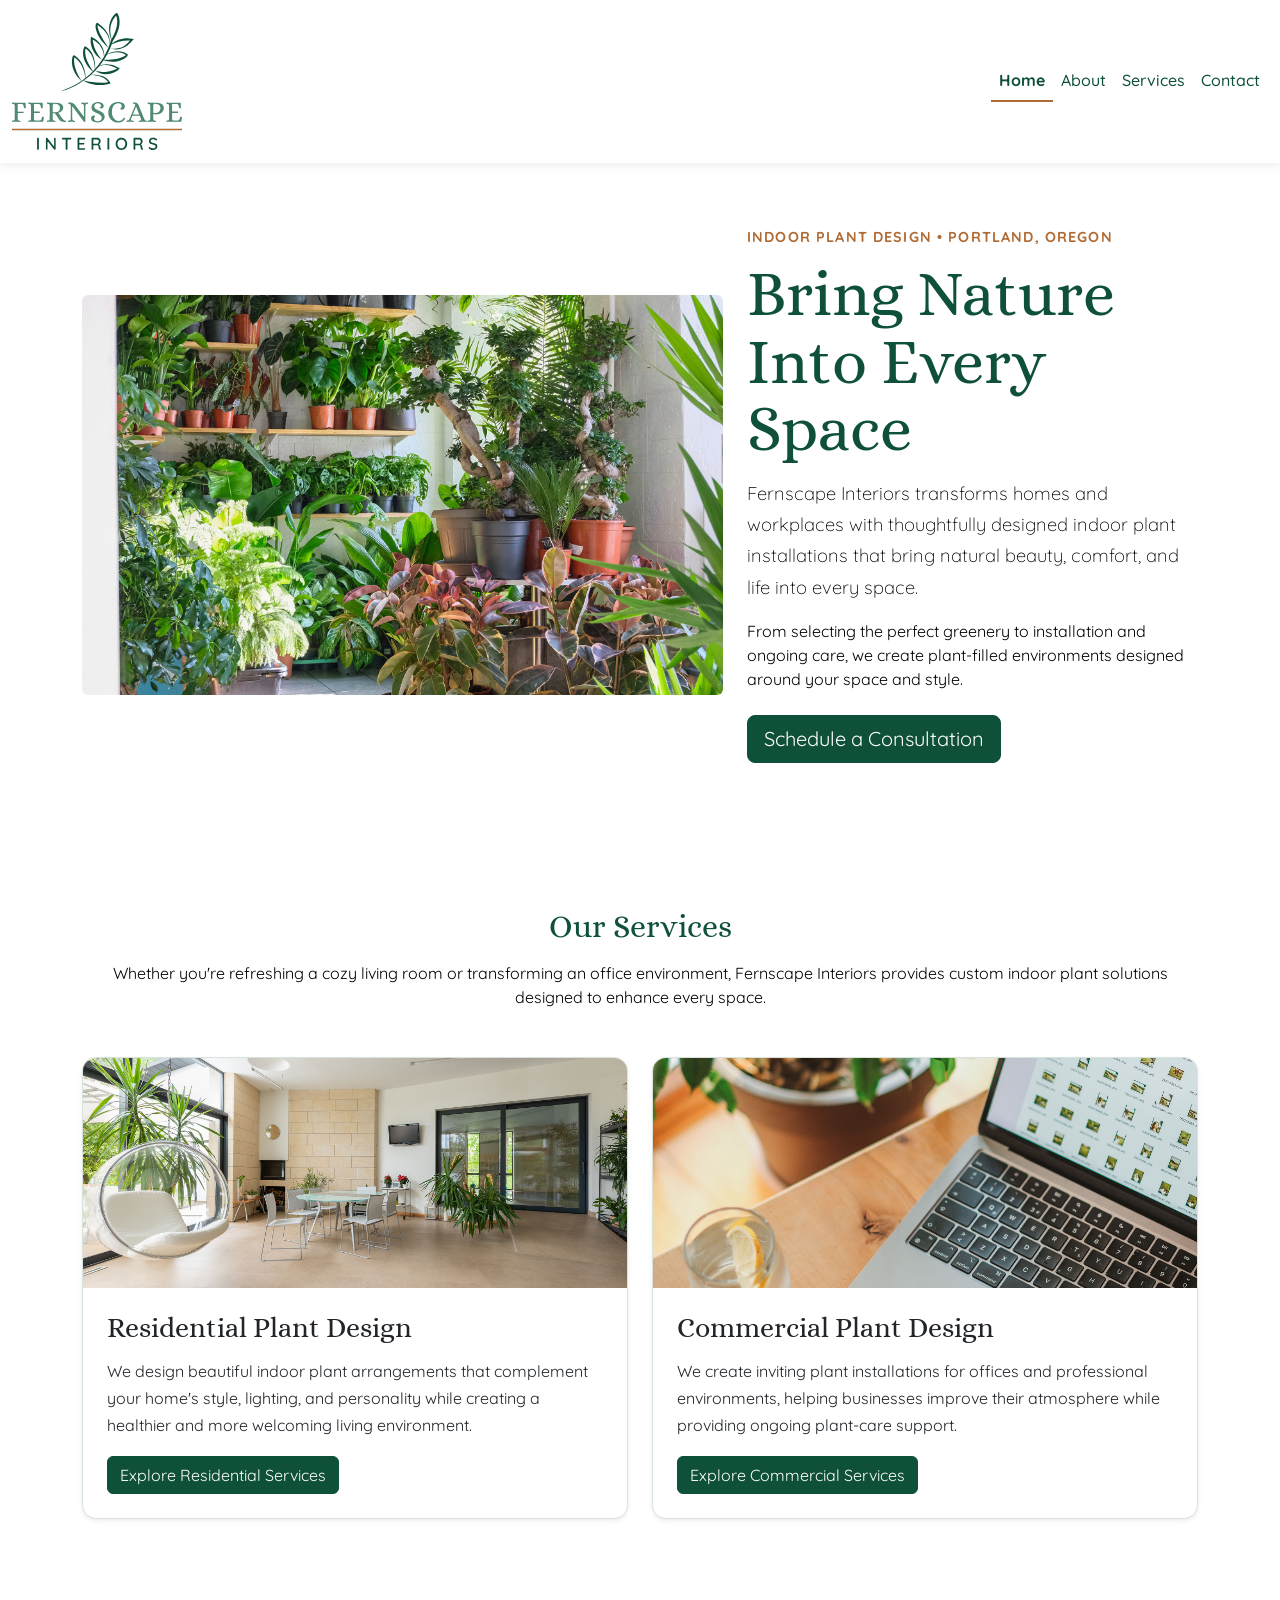
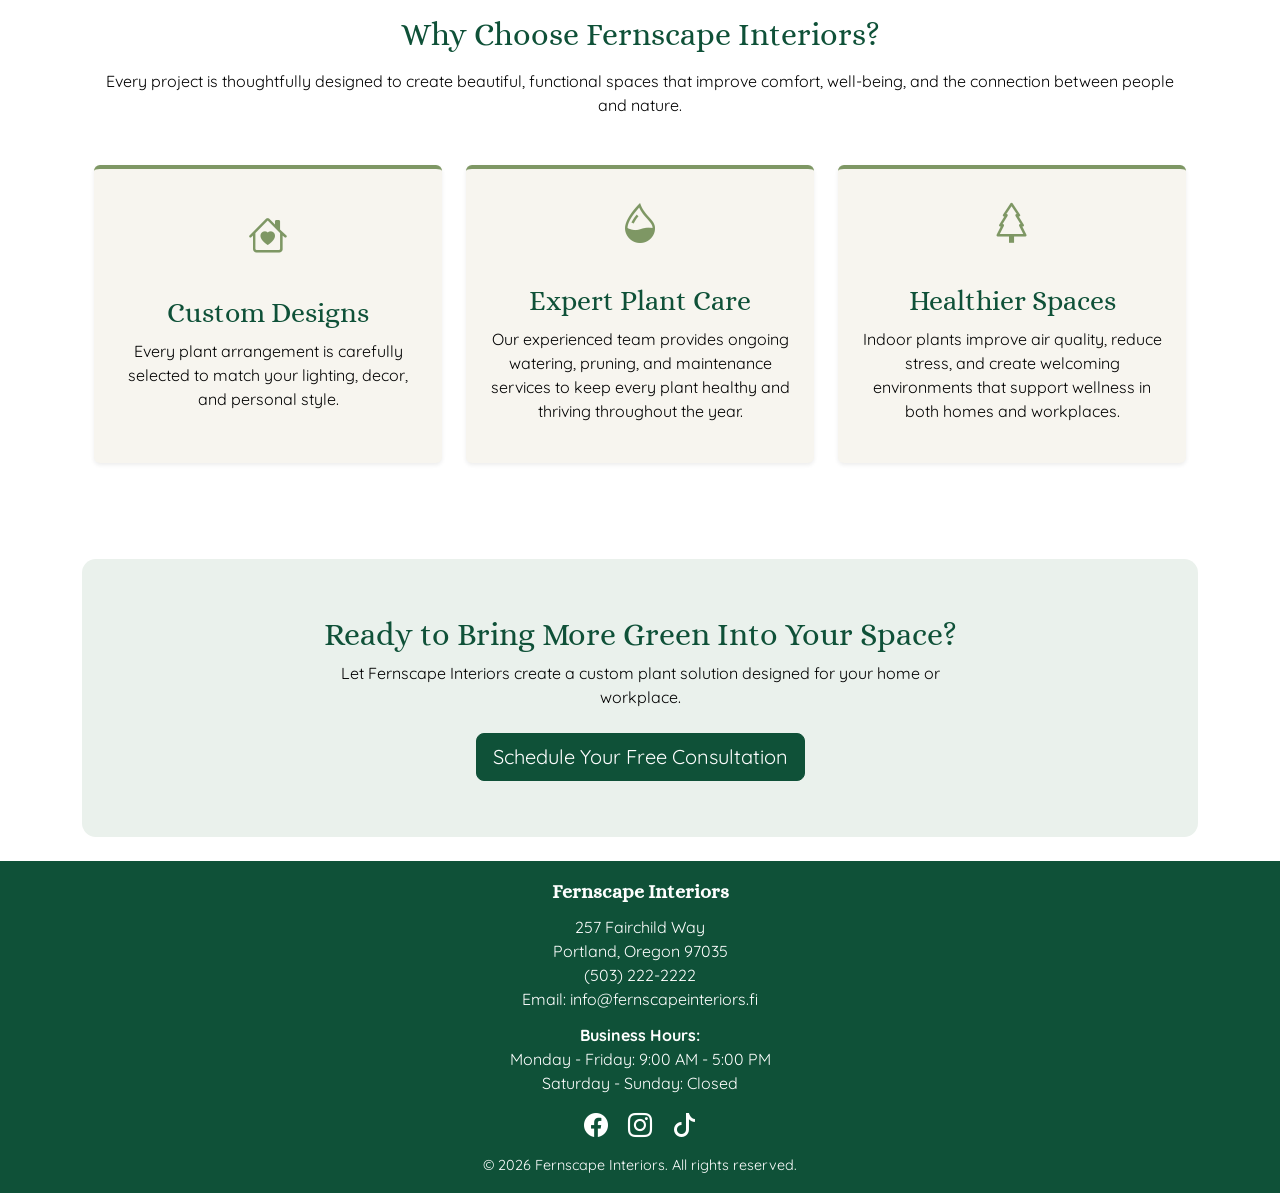
<file: index.html>
<!DOCTYPE html>
<html lang="en">

<head>
  <meta charset="utf-8">
  <meta name="viewport" content="width=device-width, initial-scale=1">
  <title>Fernscape Interiors | Indoor Plant Design</title>
  <link href="https://cdn.jsdelivr.net/npm/bootstrap@5.3.8/dist/css/bootstrap.min.css" rel="stylesheet"
    integrity="sha384-sRIl4kxILFvY47J16cr9ZwB07vP4J8+LH7qKQnuqkuIAvNWLzeN8tE5YBujZqJLB" crossorigin="anonymous">
  <link rel="preconnect" href="https://fonts.googleapis.com">
  <link rel="preconnect" href="https://fonts.gstatic.com" crossorigin>
  <link href="https://fonts.googleapis.com/css2?family=Alice&family=Quicksand:wght@300..700&display=swap"
    rel="stylesheet">
  <link rel="stylesheet" href="css/style.css">
  <link rel="stylesheet" href="https://cdn.jsdelivr.net/npm/bootstrap-icons@1.13.1/font/bootstrap-icons.min.css">
</head>

<body class="d-flex flex-column min-vh-100">
  <header>
    <nav class="navbar navbar-expand-md navbar-light bg-custom">
      <div class="container-fluid">
        <a class="navbar-brand" href="index.html"><img src="images/fernscape-logo-color.svg"
            alt="Fernscape Interiors Logo" class="logo"></a>
        <button class="navbar-toggler" type="button" data-bs-toggle="collapse" data-bs-target="#navbarCollapse"
          aria-controls="navbarCollapse" aria-expanded="false" aria-label="Toggle navigation">
          <span class="navbar-toggler-icon"></span>
        </button>
        <div class="collapse navbar-collapse" id="navbarCollapse">
          <ul class="navbar-nav ms-auto mb-2 mb-md-0">
            <li class="nav-item">
              <a class="nav-link active" aria-current="page" href="index.html">Home</a>
            </li>
            <li class="nav-item"><a class="nav-link" href="about.html">About</a></li>
            <li class="nav-item"><a class="nav-link" href="services.html">Services</a></li>
            <li class="nav-item"><a class="nav-link" href="contact.html">Contact</a></li>
          </ul>
        </div>
      </div>
    </nav>
  </header>

  <!-- Main page content -->
  <main class="container py-4 flex-grow-1">
    <section class="home-hero mb-5">
      <div class="row align-items-center g-4">

        <div class="col-lg-7">
          <img src="images/fernscape-lush-indoor-plant-room.jpg" class="img-fluid rounded home-hero-image"
            alt="Modern living space filled with lush indoor plants">
        </div>

        <div class="col-lg-5">
          <p class="hero-eyebrow">Indoor Plant Design • Portland, Oregon</p>

          <h1>Bring Nature Into Every Space</h1>

          <p class="lead">
            Fernscape Interiors transforms homes and workplaces with thoughtfully
            designed indoor plant installations that bring natural beauty,
            comfort, and life into every space.
          </p>

          <p class="mb-4">
            From selecting the perfect greenery to installation and ongoing care,
            we create plant-filled environments designed around your space and style.
          </p>

          <a href="contact.html" class="btn btn-success btn-lg">
            Schedule a Consultation
          </a>
        </div>

      </div>
    </section>

    <section class="services-section py-5">
      <h2 class="text-center mb-3">Our Services</h2>
      <p class="text-center mx-auto mb-5">Whether you're refreshing a cozy living room or transforming an office
        environment, Fernscape Interiors provides
        custom indoor plant solutions designed to enhance every space.</p>

      <div class="row g-4">
        <div class="col-12 col-md-6">
          <div class="card h-100 shadow-sm">
            <img src="images/fernscape-green-living-space.jpg" class="card-img-top service-image"
              alt="Bright residential living room decorated with green indoor plants">
            <div class="card-body d-flex flex-column">
              <h3 class="card-title">Residential Plant Design</h3>
              <p class="card-text">We design beautiful indoor plant arrangements that complement your home's style,
                lighting, and personality while creating a healthier and more welcoming living environment.</p>
              <a href="services.html" class="btn btn-success mt-auto align-self-start">Explore Residential Services</a>
            </div>
          </div>
        </div>
        <div class="col-12 col-md-6">
          <div class="card h-100 shadow-sm">
            <img src="images/fernscape-office-plant-design.jpg" class="card-img-top service-image"
              alt="Modern commercial office decorated with professionally arranged indoor plants">
            <div class="card-body d-flex flex-column">
              <h3 class="card-title">Commercial Plant Design</h3>
              <p class="card-text">We create inviting plant installations for offices and professional environments,
                helping businesses improve their atmosphere while providing ongoing plant-care support.</p>
              <a href="services.html" class="btn btn-success mt-auto align-self-start">Explore Commercial Services</a>
            </div>
          </div>
        </div>

      </div>

    </section>

    <section class="why-choose py-5">
      <div class="container">
        <h2 class="text-center mb-3">Why Choose Fernscape Interiors?</h2>
        <p class="text-center mb-5">Every project is thoughtfully designed to create beautiful, functional spaces that
          improve comfort, well-being, and the connection between people and nature.</p>
        <div class="row text-center g-4">
          <div class="col-md-4">
            <div class="feature-card p-4 shadow-sm rounded h-100">
              <i class="bi bi-house-heart fs-1" aria-hidden="true"></i>
              <h3 class="mt-3">Custom Designs</h3>
              <p>Every plant arrangement is carefully selected to match your lighting, decor, and personal style.</p>
            </div>
          </div>
          <div class="col-md-4">
            <div class="feature-card p-4 shadow-sm rounded h-100">
              <i class="bi bi-droplet-half fs-1" aria-hidden="true"></i>
              <h3 class="mt-3">Expert Plant Care</h3>
              <p>Our experienced team provides ongoing watering, pruning, and maintenance services to keep every plant
                healthy and thriving throughout the year.</p>
            </div>
          </div>
          <div class="col-md-4">
            <div class="feature-card p-4 shadow-sm rounded h-100">
              <i class="bi bi-tree fs-1" aria-hidden="true"></i>
              <h3 class="mt-3">Healthier Spaces</h3>
              <p>Indoor plants improve air quality, reduce stress, and create welcoming environments that support
                wellness in both homes and workplaces.</p>
            </div>
          </div>
        </div>
      </div>
    </section>
    <section class="home-cta text-center">
      <div class="container">
        <h2>Ready to Bring More Green Into Your Space?</h2>
        <p class="mb-4">Let Fernscape Interiors create a custom plant solution designed for your home or workplace.</p>
        <a href="contact.html" class="btn btn-success btn-lg">Schedule Your Free Consultation</a>
      </div>
    </section>
  </main>
  <!-- Footer goes here -->
  <footer class="footer mt-auto py-3">
    <div class="container text-center">
      <p class="footer-title">Fernscape Interiors</p>
      <p>
        257 Fairchild Way <br>
        Portland, Oregon 97035 <br>
        <a href="tel:5032222222">(503) 222-2222</a> <br>
        Email:
        info@fernscapeinteriors.fi
      </p>
      <p><strong>Business Hours:</strong> <br>
        Monday - Friday: 9:00 AM - 5:00 PM <br>
        Saturday - Sunday: Closed
      </p>
      <a href="https://www.facebook.com/fernscapeinteriors/" target="_blank" rel="noopener"
        aria-label="Fernscape Interiors on Facebook"><i class="bi bi-facebook" aria-hidden="true"></i></a>
      <a href="https://www.instagram.com/fernscape_int" target="_blank" rel="noopener"
        aria-label="Fernscape Interiors on Instagram"><i class="bi bi-instagram" aria-hidden="true"></i></a>
      <a href="https://www.tiktok.com/@fernscape_int" target="_blank" rel="noopener"
        aria-label="Fernscape Interiors on TikTok"><i class="bi bi-tiktok" aria-hidden="true"></i></a>
      <p class="copyright mb-0">&copy; 2026 Fernscape Interiors. All rights reserved.</p>
    </div>
  </footer>

  <script src="https://cdn.jsdelivr.net/npm/bootstrap@5.3.8/dist/js/bootstrap.bundle.min.js"
    integrity="sha384-FKyoEForCGlyvwx9Hj09JcYn3nv7wiPVlz7YYwJrWVcXK/BmnVDxM+D2scQbITxI"
    crossorigin="anonymous"></script>
</body>

</html>
</file>
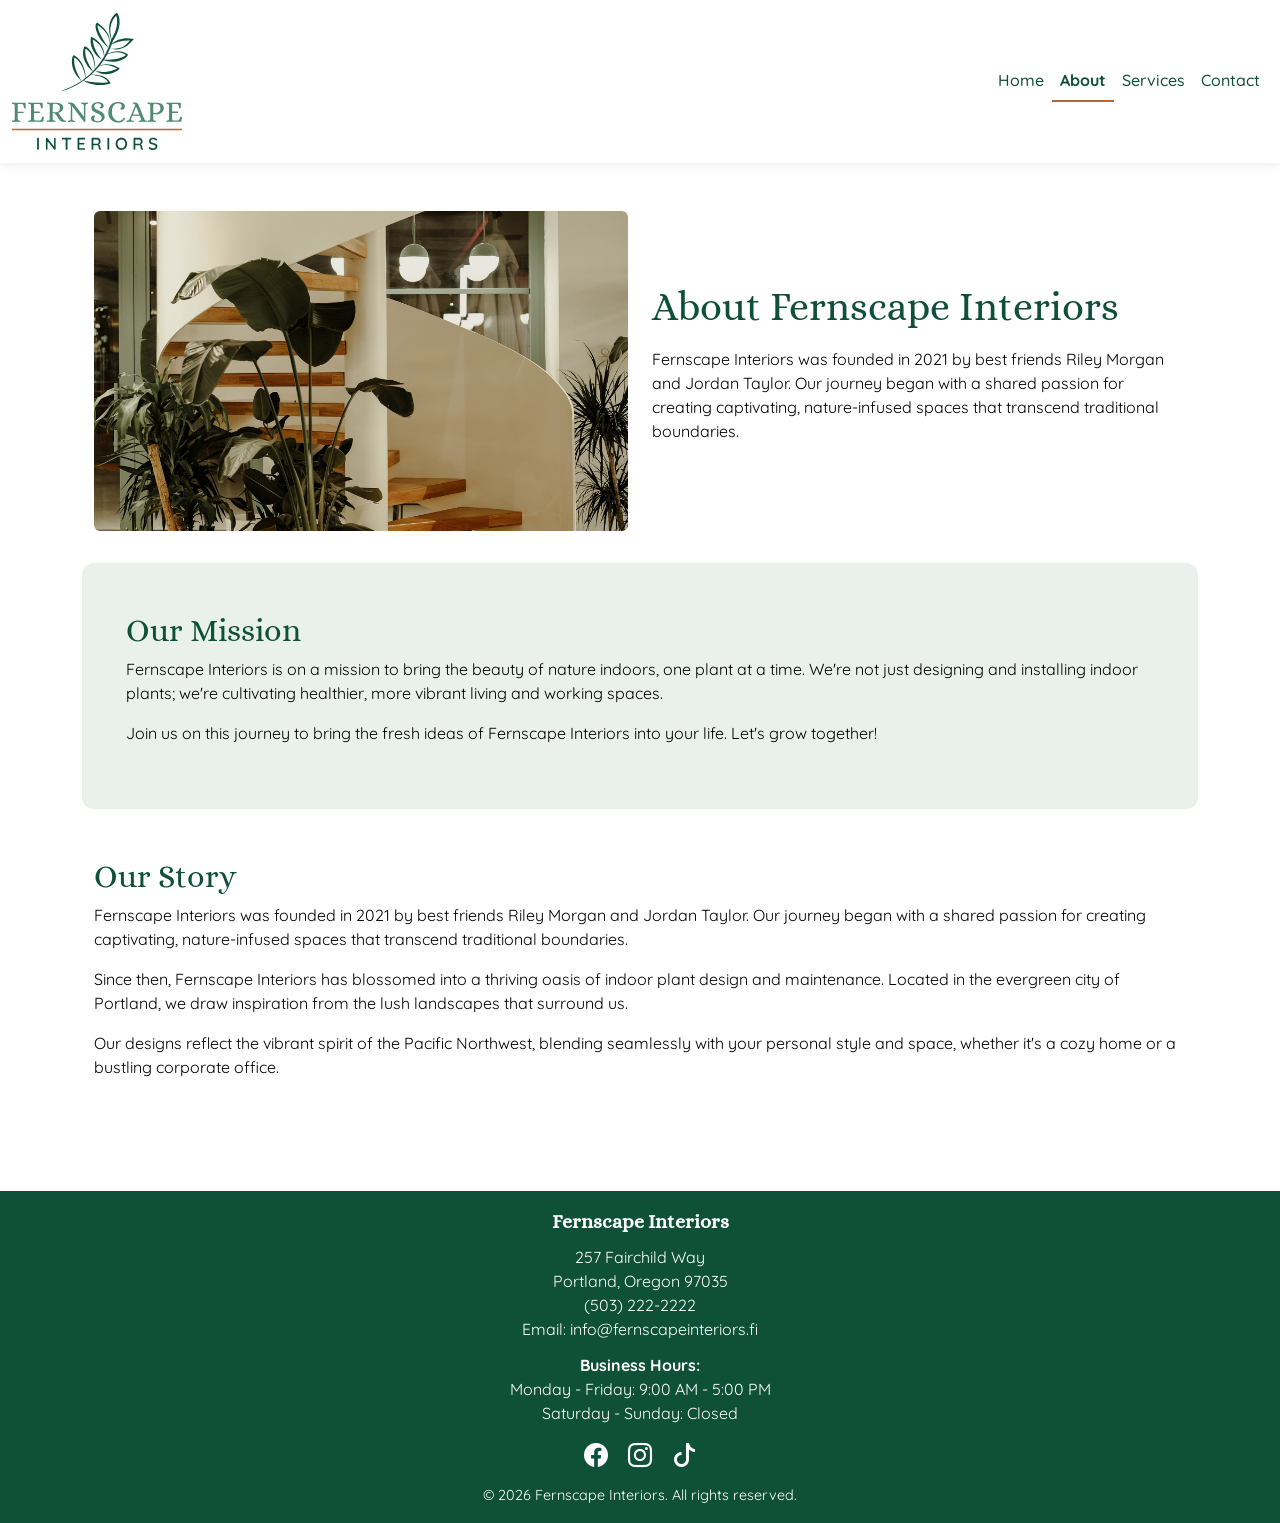
<file: about.html>
<!DOCTYPE html>
<html lang="en">

<head>
  <meta charset="utf-8">
  <meta name="viewport" content="width=device-width, initial-scale=1">
  <title>About | Fernscape Interiors</title>
  <link href="https://cdn.jsdelivr.net/npm/bootstrap@5.3.8/dist/css/bootstrap.min.css" rel="stylesheet"
    integrity="sha384-sRIl4kxILFvY47J16cr9ZwB07vP4J8+LH7qKQnuqkuIAvNWLzeN8tE5YBujZqJLB" crossorigin="anonymous">
  <link rel="preconnect" href="https://fonts.googleapis.com">
  <link rel="preconnect" href="https://fonts.gstatic.com" crossorigin>
  <link href="https://fonts.googleapis.com/css2?family=Alice&family=Quicksand:wght@300..700&display=swap"
    rel="stylesheet">
  <link rel="stylesheet" href="css/style.css">
  <link rel="stylesheet" href="https://cdn.jsdelivr.net/npm/bootstrap-icons@1.13.1/font/bootstrap-icons.min.css">
</head>

<body class="d-flex flex-column min-vh-100">
  <!-- Header goes here -->
  <header>
    <!-- Responsive navbar -->
    <nav class="navbar navbar-expand-md navbar-light bg-custom">
      <div class="container-fluid">
        <a class="navbar-brand" href="index.html"><img src="images/fernscape-logo-color.svg"
            alt="Fernscape Interiors Logo" class="logo"></a>
        <button class="navbar-toggler" type="button" data-bs-toggle="collapse" data-bs-target="#navbarCollapse"
          aria-controls="navbarCollapse" aria-expanded="false" aria-label="Toggle navigation">
          <span class="navbar-toggler-icon"></span>
        </button>
        <div class="collapse navbar-collapse" id="navbarCollapse">
          <ul class="navbar-nav ms-auto mb-2 mb-md-0">
            <li class="nav-item"><a class="nav-link" href="index.html">Home</a></li>
            <li class="nav-item"><a class="nav-link active" aria-current="page" href="about.html">About</a></li>
            <li class="nav-item"><a class="nav-link" href="services.html">Services</a></li>
            <li class="nav-item"><a class="nav-link" href="contact.html">Contact</a></li>
          </ul>
        </div>
      </div>
    </nav>
  </header>

  <!-- Main page content -->
  <main class="container pt-3 pb-5 flex-grow-1">
    <section class="about-hero">
      <div class="container">
        <div class="row align-items-center">
          <div class="col-lg-6">
            <img src="images/fernscape-interior-plant-installation.jpg" class="img-fluid rounded"
              alt="Indoor plant installation arranged along a modern staircase">
          </div>
          <div class="col-lg-6">
            <h1>About Fernscape Interiors</h1>
            <p>Fernscape Interiors was founded in 2021 by best friends Riley Morgan and Jordan Taylor. Our journey began
              with a shared passion for creating captivating, nature-infused spaces that transcend traditional
              boundaries.</p>
          </div>
        </div>
      </div>
    </section>
    <section class="py-5 mission-section">
      <div class="container">
        <h2>Our Mission</h2>
        <p>Fernscape Interiors is on a mission to bring the beauty of nature indoors, one plant at a time. We're not
          just designing and installing indoor plants; we're cultivating healthier, more vibrant living and working
          spaces.</p>
        <p>Join us on this journey to bring the fresh ideas of Fernscape Interiors into your life. Let's grow together!
        </p>
      </div>
    </section>
    <section class="py-5">
      <div class="container">
        <h2>Our Story</h2>
        <p>Fernscape Interiors was founded in 2021 by best friends Riley Morgan and Jordan Taylor. Our journey began
          with a shared passion for creating captivating, nature-infused spaces that transcend traditional boundaries.
        </p>
        <p>Since then, Fernscape Interiors has blossomed into a thriving oasis of indoor plant design and maintenance.
          Located in the evergreen city of Portland, we draw inspiration from the lush landscapes that surround us.</p>
        <p>Our designs reflect the vibrant spirit of the Pacific Northwest, blending seamlessly with your personal style
          and space, whether it's a cozy home or a bustling corporate office.</p>

      </div>
    </section>

  </main>
  <!-- Footer goes here -->
  <footer class="footer mt-auto py-3">
    <div class="container text-center">
      <p class="footer-title">Fernscape Interiors</p>
      <p>
        257 Fairchild Way <br>
        Portland, Oregon 97035 <br>
        <a href="tel:5032222222">(503) 222-2222</a> <br>
        Email:
        info@fernscapeinteriors.fi
      </p>
      <p><strong>Business Hours:</strong> <br>
        Monday - Friday: 9:00 AM - 5:00 PM <br>
        Saturday - Sunday: Closed
      </p>
      <a href="https://www.facebook.com/fernscapeinteriors/" target="_blank" rel="noopener"
        aria-label="Fernscape Interiors on Facebook"><i class="bi bi-facebook" aria-hidden="true"></i></a>
      <a href="https://www.instagram.com/fernscape_int" target="_blank" rel="noopener"
        aria-label="Fernscape Interiors on Instagram"><i class="bi bi-instagram" aria-hidden="true"></i></a>
      <a href="https://www.tiktok.com/@fernscape_int" target="_blank" rel="noopener"
        aria-label="Fernscape Interiors on TikTok"><i class="bi bi-tiktok" aria-hidden="true"></i></a>
      <p class="copyright mb-0">&copy; 2026 Fernscape Interiors. All rights reserved.</p>
    </div>
  </footer>

  <script src="https://cdn.jsdelivr.net/npm/bootstrap@5.3.8/dist/js/bootstrap.bundle.min.js"
    integrity="sha384-FKyoEForCGlyvwx9Hj09JcYn3nv7wiPVlz7YYwJrWVcXK/BmnVDxM+D2scQbITxI"
    crossorigin="anonymous"></script>
</body>

</html>
</file>
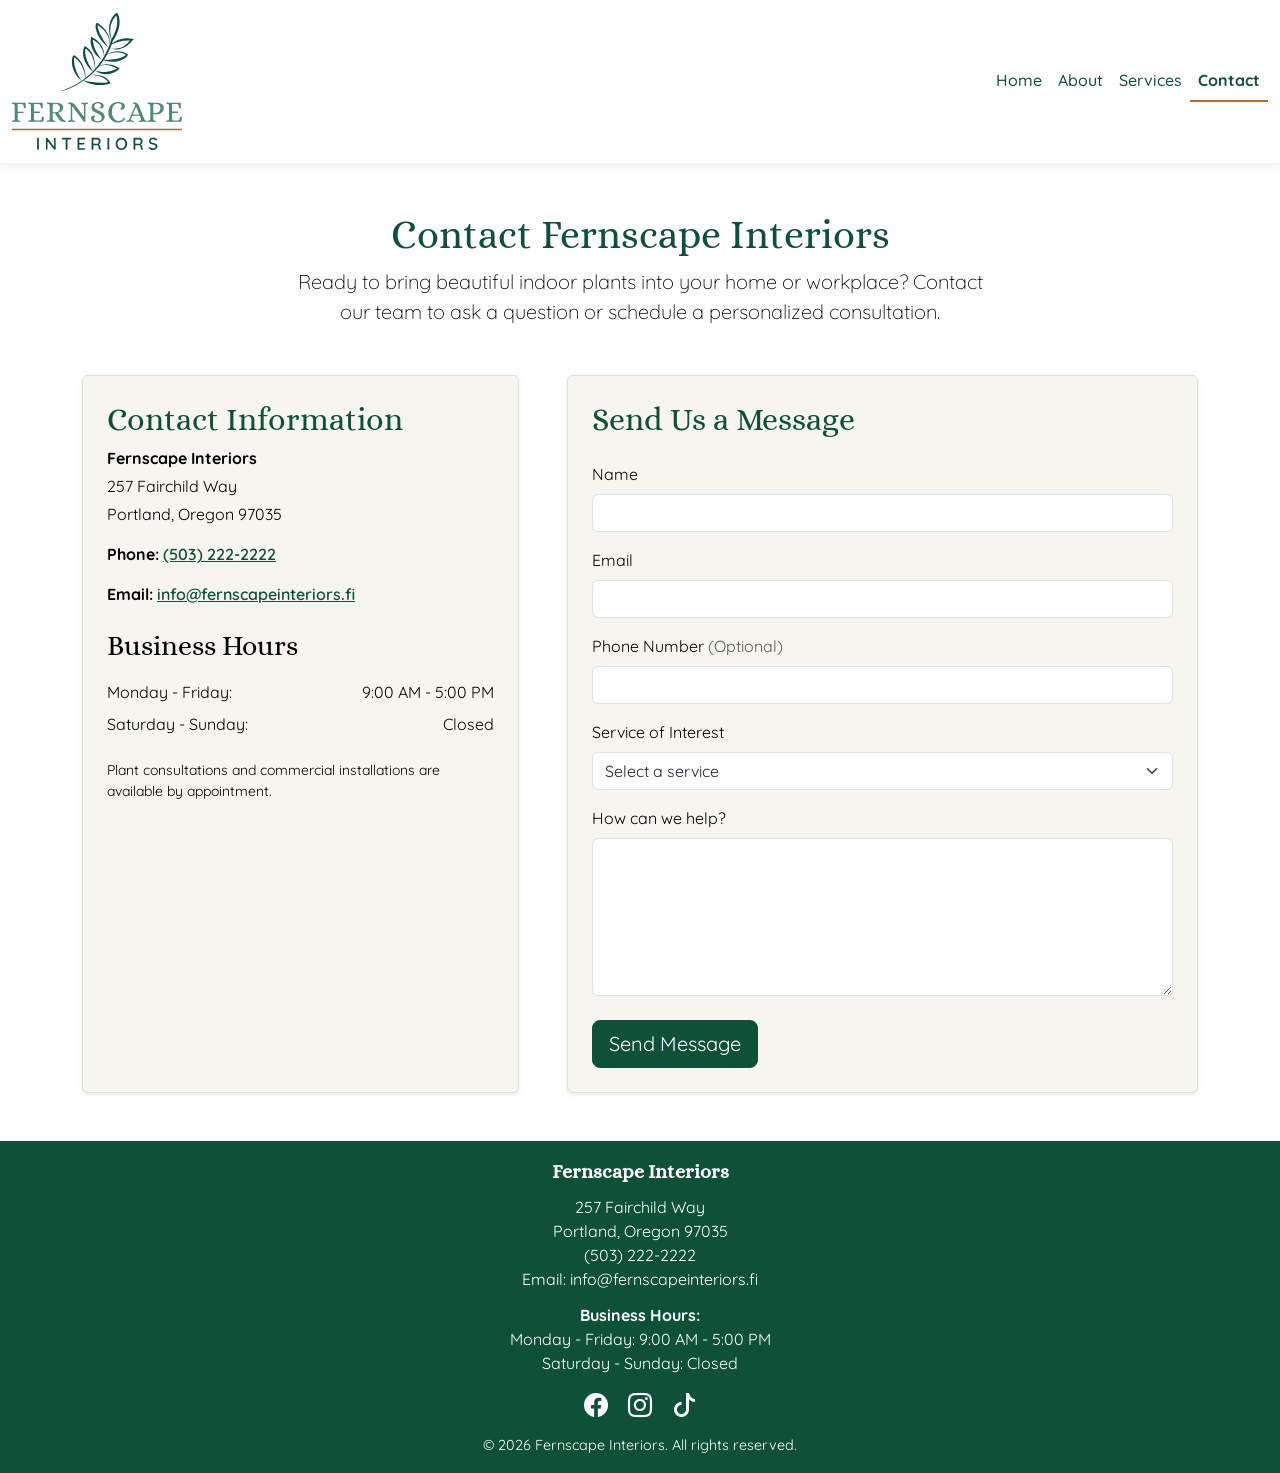
<file: contact.html>
<!DOCTYPE html>
<html lang="en">

<head>
  <meta charset="utf-8">
  <meta name="viewport" content="width=device-width, initial-scale=1">
  <title>Contact | Fernscape Interiors</title>
  <link href="https://cdn.jsdelivr.net/npm/bootstrap@5.3.8/dist/css/bootstrap.min.css" rel="stylesheet"
    integrity="sha384-sRIl4kxILFvY47J16cr9ZwB07vP4J8+LH7qKQnuqkuIAvNWLzeN8tE5YBujZqJLB" crossorigin="anonymous">
  <link rel="preconnect" href="https://fonts.googleapis.com">
  <link rel="preconnect" href="https://fonts.gstatic.com" crossorigin>
  <link href="https://fonts.googleapis.com/css2?family=Alice&family=Quicksand:wght@300..700&display=swap"
    rel="stylesheet">
  <link rel="stylesheet" href="css/style.css">
  <link rel="stylesheet" href="https://cdn.jsdelivr.net/npm/bootstrap-icons@1.13.1/font/bootstrap-icons.min.css">
</head>

<body class="d-flex flex-column min-vh-100">

  <header>
    <nav class="navbar navbar-expand-md navbar-light bg-custom">
      <div class="container-fluid">
        <a class="navbar-brand" href="index.html"><img src="images/fernscape-logo-color.svg"
            alt="Fernscape Interiors Logo" class="logo"></a>
        <button class="navbar-toggler" type="button" data-bs-toggle="collapse" data-bs-target="#navbarCollapse"
          aria-controls="navbarCollapse" aria-expanded="false" aria-label="Toggle navigation">
          <span class="navbar-toggler-icon"></span>
        </button>
        <div class="collapse navbar-collapse" id="navbarCollapse">
          <ul class="navbar-nav ms-auto mb-2 mb-md-0">
            <li class="nav-item"><a class="nav-link" href="index.html">Home</a></li>
            <li class="nav-item"><a class="nav-link" href="about.html">About</a></li>
            <li class="nav-item"><a class="nav-link" href="services.html">Services</a></li>
            <li class="nav-item"><a class="nav-link active" aria-current="page" href="contact.html">Contact</a></li>
          </ul>
        </div>
      </div>
    </nav>
  </header>

  <!-- Main page content -->
  <main class="container py-5 flex-grow-1">
    <section class="contact-intro text-center mb-5">
      <h1>Contact Fernscape Interiors</h1>
      <p class="lead mx-auto">Ready to bring beautiful indoor plants into your home or workplace? Contact our team to
        ask a question or schedule a personalized consultation.</p>
    </section>
    <div class="row g-5">
      <div class="col-12 col-lg-5">
        <section class="contact-details p-4 rounded shadow-sm h-100">
          <h2>Contact Information</h2>
          <address>
            <p class="fw-bold mb-1">Fernscape Interiors</p>
            <p class="mb-1">257 Fairchild Way</p>
            <p class="mb-3">Portland, Oregon 97035</p>
            <p class="mb-3"><strong>Phone:</strong> <a href="tel:5032222222">(503) 222-2222</a></p>
            <p class="mb-4"><strong>Email:</strong> <a
                href="mailto:info@fernscapeinteriors.fi">info@fernscapeinteriors.fi</a></p>
          </address>
          <h2 class="h3 mt-4 mb-3">Business Hours</h2>
          <ul class="list-unstyled business-hours">
            <li class="d-flex flex-column flex-sm-row justify-content-between mb-2">
              <span>Monday - Friday:</span>
              <span>9:00 AM - 5:00 PM</span>
            </li>

            <li class="d-flex flex-column flex-sm-row justify-content-between">
              <span>Saturday - Sunday:</span>
              <span>Closed</span>
            </li>
          </ul>
          <p class="small mt-4 mb-0">Plant consultations and commercial installations are available by appointment.</p>
        </section>
      </div>

      <div class="col-12 col-lg-7">
        <section class="contact-form-section p-4 rounded shadow-sm h-100">
          <h2 class="mb-4">Send Us a Message</h2>
          <form action="#" method="post">
            <div class="mb-3">
              <label for="fullname" class="form-label">Name</label>
              <input type="text" class="form-control" id="fullname" name="fullname" autocomplete="name" required>
            </div>
            <div class="mb-3">
              <label for="email" class="form-label">Email</label>
              <input type="email" class="form-control" id="email" name="email" autocomplete="email" required>
            </div>
            <div class="mb-3">
              <label for="phoneNumber" class="form-label">Phone Number <span
                  class="text-muted">(Optional)</span></label>
              <input type="tel" class="form-control" id="phoneNumber" name="phoneNumber" autocomplete="tel">
            </div>
            <div class="mb-3">
              <label for="serviceInterest" class="form-label">Service of Interest</label>
              <select class="form-select" id="serviceInterest" name="serviceInterest" required>
                <option value="" disabled selected>Select a service</option>
                <option value="indoor-plant-design">Indoor Plant Design</option>
                <option value="plant-installation">Plant Installation</option>
                <option value="plant-maintenance">Plant Maintenance</option>
                <option value="office-greening">Office Greening</option>
                <option value="green-living-spaces">Green Living Spaces</option>
                <option value="plant-workshops">Plant Workshops</option>
              </select>
            </div>
            <div class="mb-4">
              <label for="message" class="form-label">How can we help?</label>
              <textarea class="form-control" id="message" name="message" rows="6" required></textarea>
            </div>
            <button type="submit" class="btn btn-success btn-lg">Send Message</button>
          </form>
        </section>

      </div>
    </div>
  </main>
  <!-- Footer goes here -->
  <footer class="footer mt-auto py-3">
    <div class="container text-center">
      <p class="footer-title">Fernscape Interiors</p>
      <p>
        257 Fairchild Way <br>
        Portland, Oregon 97035 <br>
        <a href="tel:5032222222">(503) 222-2222</a> <br>
        Email:
        info@fernscapeinteriors.fi
      </p>
      <p><strong>Business Hours:</strong> <br>
        Monday - Friday: 9:00 AM - 5:00 PM <br>
        Saturday - Sunday: Closed
      </p>
      <a href="https://www.facebook.com/fernscapeinteriors/" target="_blank" rel="noopener"
        aria-label="Fernscape Interiors on Facebook"><i class="bi bi-facebook" aria-hidden="true"></i></a>
      <a href="https://www.instagram.com/fernscape_int" target="_blank" rel="noopener"
        aria-label="Fernscape Interiors on Instagram"><i class="bi bi-instagram" aria-hidden="true"></i></a>
      <a href="https://www.tiktok.com/@fernscape_int" target="_blank" rel="noopener"
        aria-label="Fernscape Interiors on TikTok"><i class="bi bi-tiktok" aria-hidden="true"></i></a>
      <p class="copyright mb-0">&copy; 2026 Fernscape Interiors. All rights reserved.</p>
    </div>
  </footer>

  <script src="https://cdn.jsdelivr.net/npm/bootstrap@5.3.8/dist/js/bootstrap.bundle.min.js"
    integrity="sha384-FKyoEForCGlyvwx9Hj09JcYn3nv7wiPVlz7YYwJrWVcXK/BmnVDxM+D2scQbITxI"
    crossorigin="anonymous"></script>
</body>

</html>
</file>
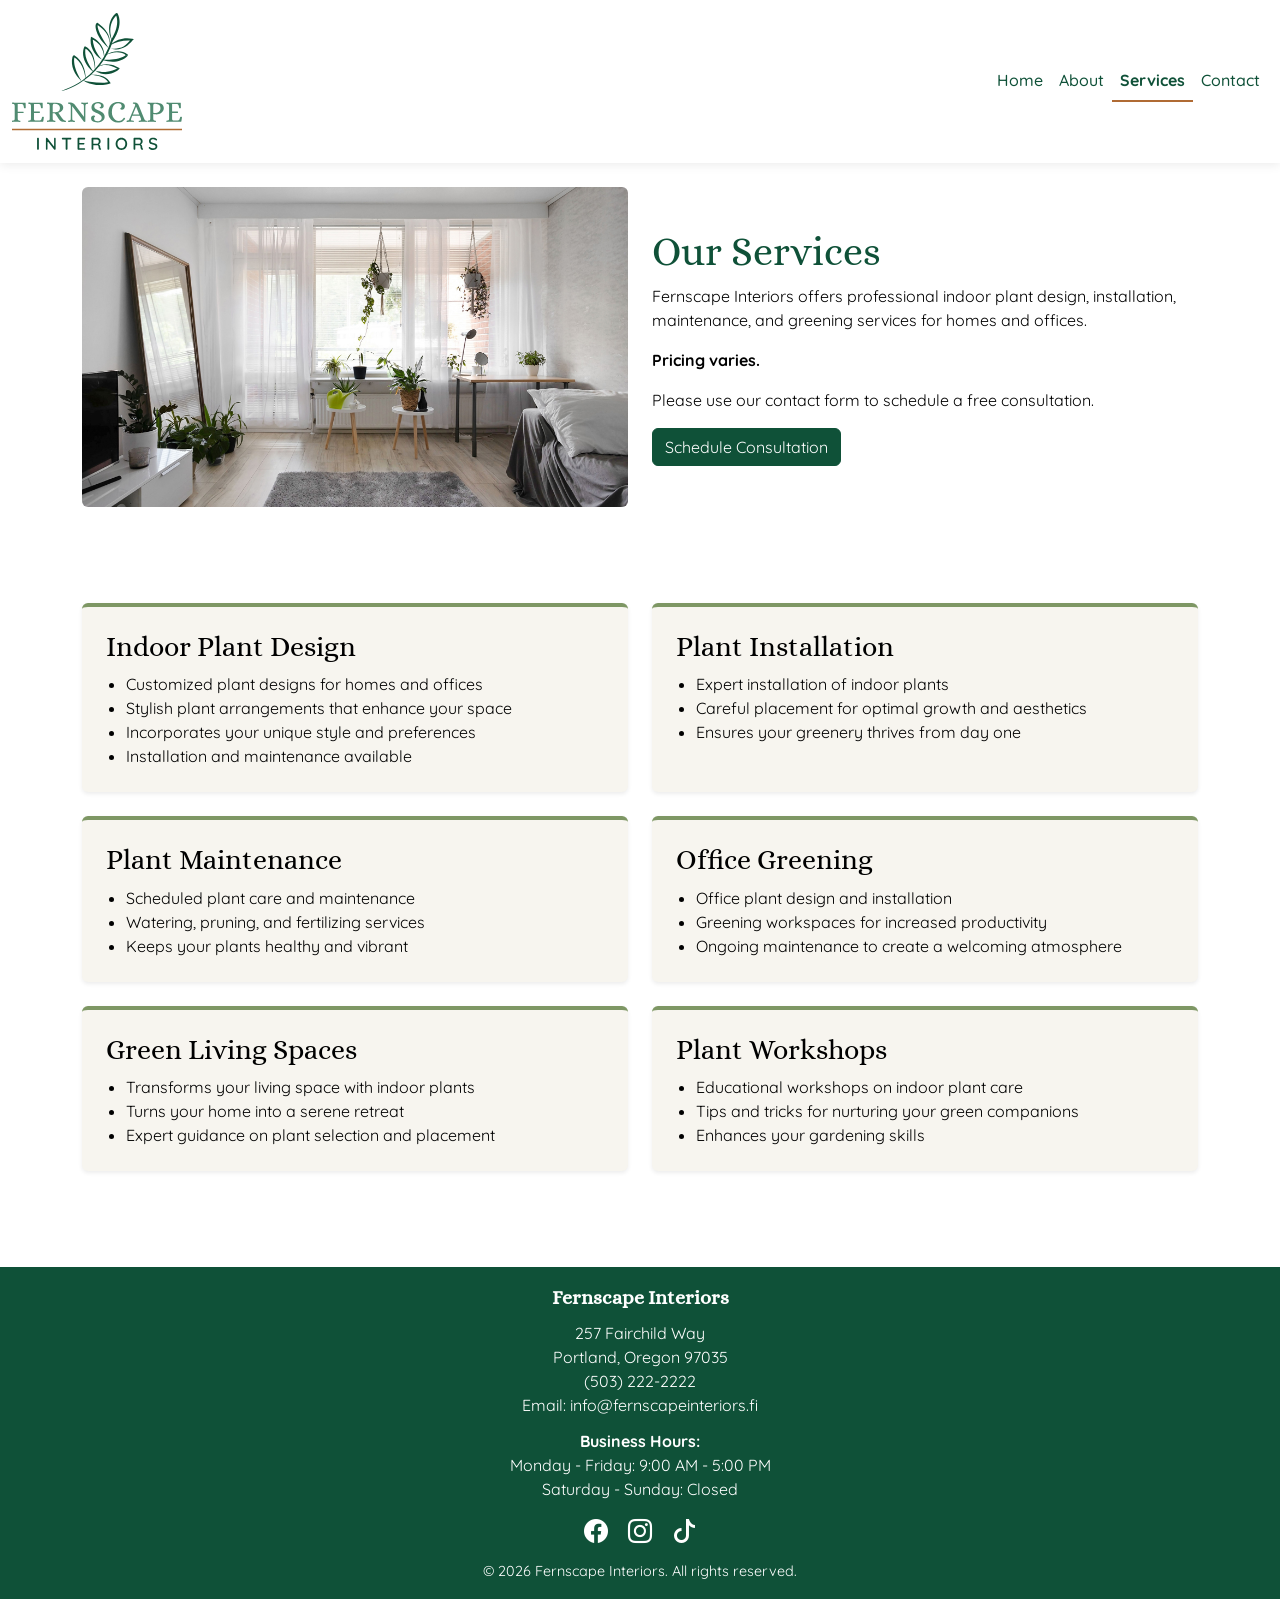
<file: services.html>
<!DOCTYPE html>
<html lang="en">

<head>
  <meta charset="utf-8">
  <meta name="viewport" content="width=device-width, initial-scale=1">
  <title>Services | Fernscape Interiors</title>
  <link href="https://cdn.jsdelivr.net/npm/bootstrap@5.3.8/dist/css/bootstrap.min.css" rel="stylesheet"
    integrity="sha384-sRIl4kxILFvY47J16cr9ZwB07vP4J8+LH7qKQnuqkuIAvNWLzeN8tE5YBujZqJLB" crossorigin="anonymous">
  <link rel="preconnect" href="https://fonts.googleapis.com">
  <link rel="preconnect" href="https://fonts.gstatic.com" crossorigin>
  <link href="https://fonts.googleapis.com/css2?family=Alice&family=Quicksand:wght@300..700&display=swap"
    rel="stylesheet">
  <link rel="stylesheet" href="css/style.css">
  <link rel="stylesheet" href="https://cdn.jsdelivr.net/npm/bootstrap-icons@1.13.1/font/bootstrap-icons.min.css">
</head>

<body class="d-flex flex-column min-vh-100">
  <!-- Header goes here -->
  <header>
    <!-- Responsive navbar -->
    <nav class="navbar navbar-expand-md navbar-light bg-custom">
      <div class="container-fluid">
        <a class="navbar-brand" href="index.html"><img src="images/fernscape-logo-color.svg"
            alt="Fernscape Interiors Logo" class="logo"></a>
        <button class="navbar-toggler" type="button" data-bs-toggle="collapse" data-bs-target="#navbarCollapse"
          aria-controls="navbarCollapse" aria-expanded="false" aria-label="Toggle navigation">
          <span class="navbar-toggler-icon"></span>
        </button>
        <div class="collapse navbar-collapse" id="navbarCollapse">
          <ul class="navbar-nav ms-auto mb-2 mb-md-0">
            <li class="nav-item"><a class="nav-link" href="index.html">Home</a></li>
            <li class="nav-item"><a class="nav-link" href="about.html">About</a></li>
            <li class="nav-item"><a class="nav-link active" aria-current="page" href="services.html">Services</a></li>
            <li class="nav-item"><a class="nav-link" href="contact.html">Contact</a></li>
          </ul>
        </div>
      </div>
    </nav>
  </header>

  <!-- Main page content -->
  <main class="container pt-4 pb-5 flex-grow-1">
    <section class="services-hero mb-5">
      <div class="row align-items-center">
        <div class="col-lg-6">
          <img src="images/fernscape-residential-plant-bedroom.jpg" class="img-fluid rounded"
            alt="Bedroom styled with indoor plants and natural greenery">
        </div>
        <div class="col-lg-6">
          <h1>Our Services</h1>
          <p>Fernscape Interiors offers professional indoor plant design, installation, maintenance, and greening
            services for homes and offices.</p>
          <p><strong>Pricing varies.</strong></p>
          <p>Please use our contact form to schedule a free consultation.</p>
          <a href="contact.html" class="btn btn-success">Schedule Consultation</a>
        </div>
      </div>
    </section>
    <section class="services-list py-5">
  <div class="row g-4">

    <div class="col-12 col-md-6">
      <div class="service-card h-100 p-4 rounded shadow-sm">
        <h2 class="h3">Indoor Plant Design</h2>
        <ul>
          <li>Customized plant designs for homes and offices</li>
          <li>Stylish plant arrangements that enhance your space</li>
          <li>Incorporates your unique style and preferences</li>
          <li>Installation and maintenance available</li>
        </ul>
      </div>
    </div>

    <div class="col-12 col-md-6">
      <div class="service-card h-100 p-4 rounded shadow-sm">
        <h2 class="h3">Plant Installation</h2>
        <ul>
          <li>Expert installation of indoor plants</li>
          <li>Careful placement for optimal growth and aesthetics</li>
          <li>Ensures your greenery thrives from day one</li>
        </ul>
      </div>
    </div>

    <div class="col-12 col-md-6">
      <div class="service-card h-100 p-4 rounded shadow-sm">
        <h2 class="h3">Plant Maintenance</h2>
        <ul>
          <li>Scheduled plant care and maintenance</li>
          <li>Watering, pruning, and fertilizing services</li>
          <li>Keeps your plants healthy and vibrant</li>
        </ul>
      </div>
    </div>

    <div class="col-12 col-md-6">
      <div class="service-card h-100 p-4 rounded shadow-sm">
        <h2 class="h3">Office Greening</h2>
        <ul>
          <li>Office plant design and installation</li>
          <li>Greening workspaces for increased productivity</li>
          <li>Ongoing maintenance to create a welcoming atmosphere</li>
        </ul>
      </div>
    </div>

    <div class="col-12 col-md-6">
      <div class="service-card h-100 p-4 rounded shadow-sm">
        <h2 class="h3">Green Living Spaces</h2>
        <ul>
          <li>Transforms your living space with indoor plants</li>
          <li>Turns your home into a serene retreat</li>
          <li>Expert guidance on plant selection and placement</li>
        </ul>
      </div>
    </div>

    <div class="col-12 col-md-6">
      <div class="service-card h-100 p-4 rounded shadow-sm">
        <h2 class="h3">Plant Workshops</h2>
        <ul>
          <li>Educational workshops on indoor plant care</li>
          <li>Tips and tricks for nurturing your green companions</li>
          <li>Enhances your gardening skills</li>
        </ul>
      </div>
    </div>

  </div>
</section>
  </main>
  <!-- Footer goes here -->
  <footer class="footer mt-auto py-3">
    <div class="container text-center">
      <p class="footer-title">Fernscape Interiors</p>
      <p>
        257 Fairchild Way <br>
        Portland, Oregon 97035 <br>
        <a href="tel:5032222222">(503) 222-2222</a> <br>
        Email:
        info@fernscapeinteriors.fi
      </p>
      <p><strong>Business Hours:</strong> <br>
        Monday - Friday: 9:00 AM - 5:00 PM <br>
        Saturday - Sunday: Closed
      </p>
      <a href="https://www.facebook.com/fernscapeinteriors/" target="_blank" rel="noopener"
        aria-label="Fernscape Interiors on Facebook"><i class="bi bi-facebook" aria-hidden="true"></i></a>
      <a href="https://www.instagram.com/fernscape_int" target="_blank" rel="noopener"
        aria-label="Fernscape Interiors on Instagram"><i class="bi bi-instagram" aria-hidden="true"></i></a>
      <a href="https://www.tiktok.com/@fernscape_int" target="_blank" rel="noopener"
        aria-label="Fernscape Interiors on TikTok"><i class="bi bi-tiktok" aria-hidden="true"></i></a>
      <p class="copyright mb-0">&copy; 2026 Fernscape Interiors. All rights reserved.</p>
    </div>
  </footer>

  <script src="https://cdn.jsdelivr.net/npm/bootstrap@5.3.8/dist/js/bootstrap.bundle.min.js"
    integrity="sha384-FKyoEForCGlyvwx9Hj09JcYn3nv7wiPVlz7YYwJrWVcXK/BmnVDxM+D2scQbITxI"
    crossorigin="anonymous"></script>
</body>

</html>
</file>
<file: css/style.css>
/* Fernscape Interiors Custom Styles */
body {
    font-family: "Quicksand", sans-serif;
    color: #000000;
}

h1,
h2,
h3,
h4,
h5,
h6 {
    font-family: "Alice", serif;
    color: #0f5138;
}

.bg-custom {
    background-color: #ffffff;
}
.navbar {
    box-shadow: 0 2px 10px rgba(0, 0, 0, 0.08);
    padding-top: 0.5rem;
    padding-bottom: 0.5rem;
}
.navbar-nav .nav-link {
    font-family: "Quicksand", sans-serif;
    color: #0f5138;
    font-size: 1rem;
    font-weight: 500;
    padding-left: 1rem;
    padding-right: 1rem;
}

.navbar-nav .nav-link:hover,
.navbar-nav .nav-link:focus {
    color: #0f5138;
    text-decoration: underline;
    text-decoration-color: #b06b34;
    text-decoration-thickness: 2px;
}

.navbar-nav .nav-link.active {
    color: #0f5138;
    font-weight: 700;
    border-bottom: 2px solid #b06b34;
}

.logo {
    width: 170px;
    height: auto;
    display: block;
}

footer {
    background-color: #0f5138;
    color: #ffffff;
    font-family: "Quicksand", sans-serif;
}

footer a {
    color: #ffffff;
    text-decoration: none;
}

footer p {
    margin-bottom: 0.75rem;
}

.bi {
    color: #ffffff;
    font-size: 1.5rem;
    margin-left: 0.5rem;
    margin-right: 0.5rem;
}

footer a:hover .bi,
footer a:focus .bi {
    color: #ea9f7c;
}

.service-image {
    width: 100%;
    height: 200px;
    object-fit: cover;
    object-position: center;
}

.feature-card i {
    display: block;
    color: #7e9764;
    font-size: 2.5rem;
    margin-bottom: 1rem;
}

.feature-card {
    background-color: #f7f5ef;
    border-top: 4px solid #7e9764;
    min-height: 230px;
    display: flex;
    flex-direction: column;
    justify-content: center;
    align-items: center;
}

.why-choose .row {
    align-items: stretch;
}

.hero-image {
    width: 100%;
    height: 350px;
    object-fit: cover;
    object-position: center;
}

@media (max-width: 768px) {
    .hero-image {
        height: 250px;
    }
}

.contact-details,
.contact-form-section {
    background-color: #f7f5ef;
    border: 1px solid #d7e3dc;
}

.contact-intro .lead {
    max-width: 700px;
}

.contact-details a {
    color: #0f5138;
    font-weight: 600;
}

.contact-details a:hover,
.contact-details a:focus {
    color: #8a4f23;
}

.form-control:focus,
.form-select:focus {
    border-color: #508b71;
    box-shadow: 0 0 0 0.25rem rgba(80, 139, 113, 0.25);
}

.btn-success {
    background-color: #0f5138;
    border-color: #0f5138;
}

.btn-success:hover,
.btn-success:focus {
    background-color: #0f5138;
    border-color: #0f5138;
    box-shadow: 0 0 0 0.25rem rgba(80, 139, 113, 0.25);
}

address {
    font-style: normal;
}

.footer-title {
    font-family: "Alice", serif;
    font-size: 1.25rem;
    font-weight: 600;
    margin-bottom: 0.5rem;
}

.copyright {
    font-size: 0.9rem;
    margin-top: 0.75rem;

}

.about-hero {
    padding: 2rem 0;
}

.about-hero h1 {
    margin-bottom: 1rem;
}

.about-hero img {
    width: 100%;
    max-height: 320px;
    object-fit: cover;
    object-position: center;
}

.mission-section {
    background-color: #eaf1ec;
    padding: 3rem 2rem;
    border-radius: 12px;
}
.service-card {
    background-color: #f7f5ef;
    border-top: 4px solid #7e9764;
}
.service-card ul {
    margin-bottom: 0;
    padding-left: 1.25rem;
}
.services-hero img {
    width: 100%;
    max-height: 320px;
    object-fit: cover;
    object-position: center;
}
.home-hero {
    padding-top: 2.5rem;
    padding-bottom: 3rem;
}
.home-hero-image {
    width: 100%;
    max-height: 400px;
    object-fit: cover;
    object-position: center;
}
.hero-eyebrow {
    color:#b06b34;
    font-weight: 700;
    text-transform: uppercase;
    letter-spacing: 0.08em;
    font-size: 0.9rem;
    margin-bottom: 0.75rem;
}
.home-hero h1 {
    font-size: clamp(2.4rem, 5vw, 4rem);
    line-height: 1.05;
    margin-bottom: 1rem;
}
.home-hero .lead {
    font-size: 1.15rem;
    line-height: 1.7;
}
@media (max-width: 991px) {
    .home-hero-image {
        max-height: 320px;
    }
    .home-hero {
        text-align: center;
    }
}
.services-section .card {
    border: 1px solid #d7e3dc;
    border-radius: 14px;
    overflow: hidden;
    transition: transform 0.25s ease, box-shadow 0.25s ease;
}
.services-section .card:hover {
    transform: translateY(-4px);
    box-shadow: 0 10px 24px rgba(15, 81, 56, 0.12);
}
.services-section .card-body {
    padding: 1.5rem;
}
.services-section .card-title {
    margin-bottom: 0.75rem;
}
.services-section .card-text {
    line-height: 1.7;
}
.service-image {
    width: 100%;
    height: 230px;
    object-fit: cover;
    object-position: center;
}
.home-cta {
    background-color: #eaf1ec;
    padding: 3.5rem 2rem;
    margin-top: 3rem;
    border-radius: 14px;
}
.home-cta p {
    max-width: 650px;
    margin-left: auto;
    margin-right: auto;
}
</file>
